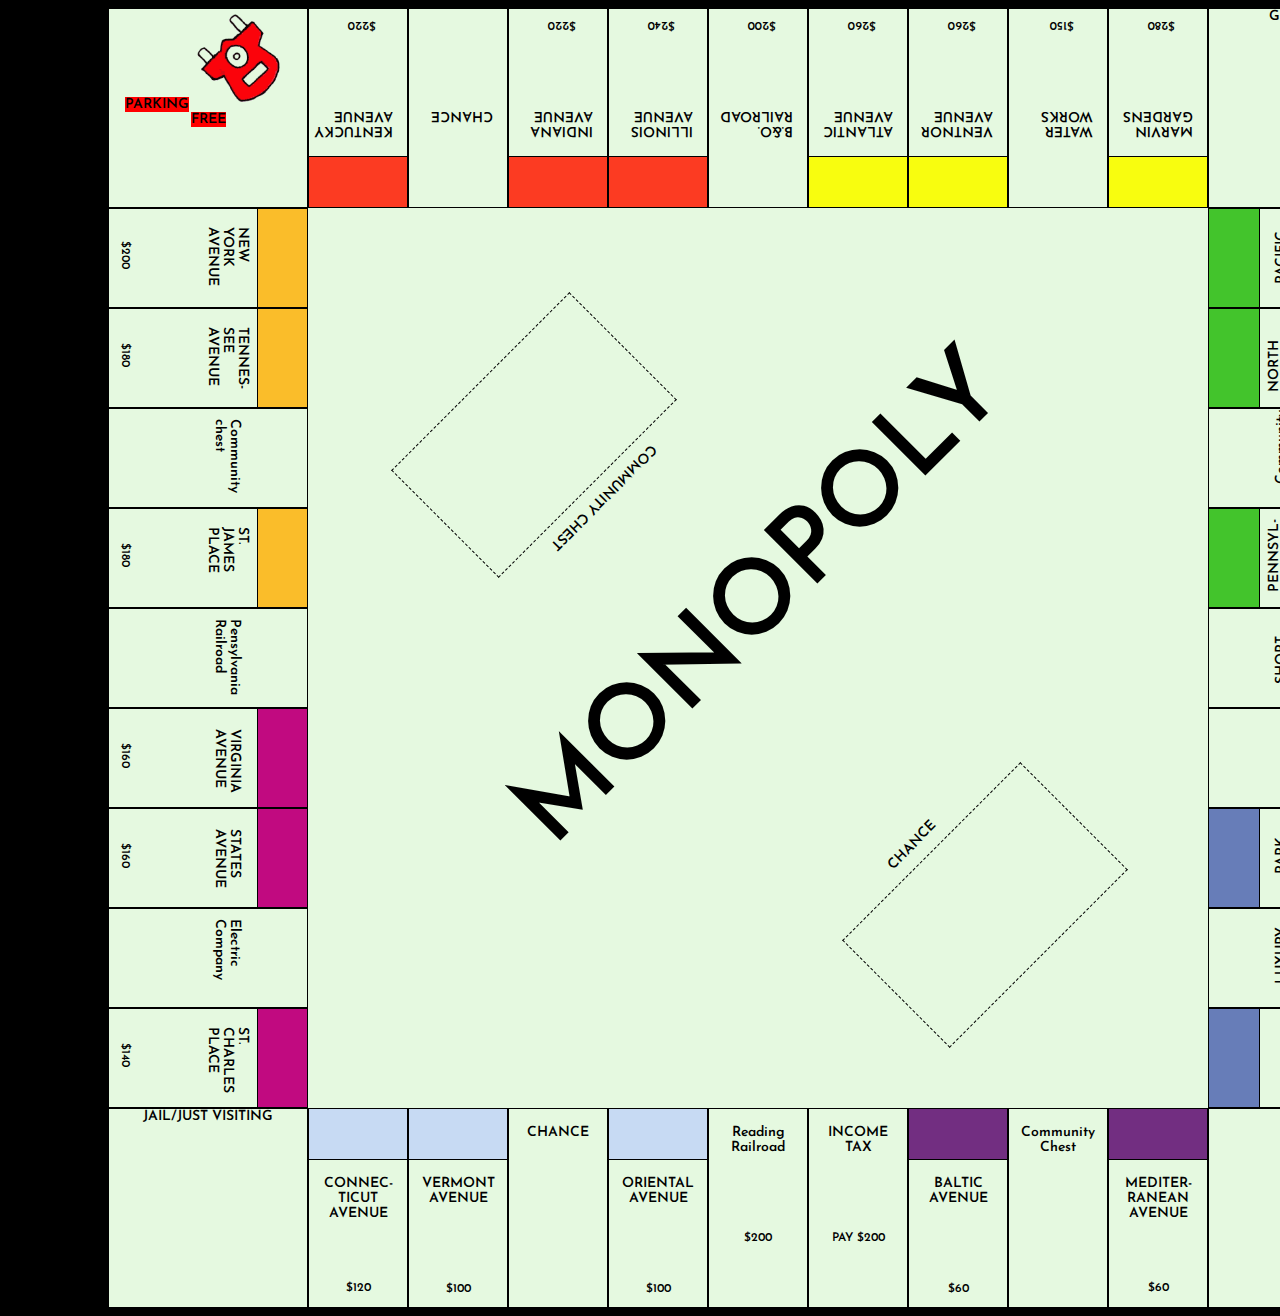
<file: Template/index.html>
<!DOCTYPE html>
<html >
	<head>
		<meta charset="UTF-8"/>
		<title>Html Monopoly</title>
		<link rel="stylesheet" href="css/style.css"></link>
		<style type="text/css">
			#RotateCornerText span
			{
				-webkit-transform:  rotate(140deg);
				-moz-transform:  rotate(140deg);
				-o-transform:  rotate(140deg);
				writing-mode: lr-tb;
				background-color:red;
			}
		</style>
	</head>
	<body>
		<link href='http://fonts.googleapis.com/css?family=Josefin+Sans&subset=latin,latin-ext' rel='stylesheet' type='text/css'/>
		<div class="board">
			<div class="col left">
				<div id="RotateCornerText" class="corner">
					<span>PARKING</span>
					<img src="img/freeparking.gif" width="50%" height="50%"/>
					<span>FREE </span>
				</div>
				<div class="space">
					<div class="color group4">
						<div class="title2 clock">NEW YORK AVENUE</div>
						<div class="clock clockprice">$200</div>
						<div id="community"></div>
						<div id="communitytext">COMMUNITY CHEST</div>
					</div>
				</div>
				<div class="space">
					<div class="color group4">
						<div class="title2 clock">TENNES-SEE AVENUE</div>
						<div class="clock clockprice">$180</div>
					</div>
				</div>
				<div class="space">
					<div class="group4">
						<div class="title2 clock">Community chest</div>
					</div>
				</div>
				<div class="space">
					<div class="color group4">
						<div class="title2 clock">ST. JAMES PLACE</div>
						<div class="clock clockprice">$180</div>
					</div>
				</div>
				<div class="space">
					<div class="group4">
						<div class="title2 clock">Pensylvania Railroad</div>
					</div>
				</div>
				<div class="space">
					<div class="color group3">
						<div class="title2 clock clockfix">VIRGINIA AVENUE</div>
						<div class="clock clockprice">$160</div>
					</div>
				</div>
				<div class="space">
					<div class="color group3">
						<div class="title2 clock clockfix">STATES AVENUE</div>
						<div class="clock clockprice">$160</div>
					</div>
				</div>
				<div class="space">
					<div class="group3">
						<div class="title2 clock">Electric Company</div>
					</div>
				</div>
				<div class="space">
					<div class="color group3">
						<div class="title2 clock">ST. CHARLES PLACE</div>
						<div class="clock clockprice">$140</div>
					</div>
				</div>
				<div class="corner">
					JAIL/JUST VISITING
				</div>
			</div>
			<div class="fix">
				<div class="row top">
					<div class="space2">
						<div class="title2 upside">KENTUCKY AVENUE</div>
						<div class="upside upsideprice">$220</div>
						<div class="color group5"></div>
					</div>
					<div class="space2">
						<div class="title2 upside">CHANCE</div>
					</div>
					<div class="space2">
						<div class="title2 upside">INDIANA AVENUE</div>
						<div class="upside upsideprice">$220</div>
						<div class="color group5"></div>
					</div>
					<div class="space2">
						<div class="title2 upside">ILLINOIS AVENUE</div>
						<div class="upside upsideprice">$240</div>
						<div class="color group5"></div>
					</div>
					<div class="space2">
						<div class="title2 upside">B.&O. RAILROAD</div>
						<div class="upside upsideprice">$200</div>
						<div class="group5"></div>
					</div>
					<div class="space2">
						<div class="title2 upside">ATLANTIC AVENUE</div>
						<div class="upside upsideprice">$260</div>
						<div class="color group6"></div>
					</div>
					<div class="space2">
						<div class="title2 upside">VENTNOR AVENUE</div>
						<div class="upside upsideprice">$260</div>
						<div class="color group6"></div>
					</div>
					<div class="space2">
						<div class="title2 upside">WATER WORKS</div>
						<div class="upside upsideprice">$150</div>
						<div class="group6"></div>
					</div>
					<div class="space2">
						<div class="title2 upside">MARVIN GARDENS</div>
						<div class="upside upsideprice">$280</div>
						<div class="color group6"></div>
					</div>
				</div>
				<div class="row bottom">
					<div class="space2">
						<div class="color group2"></div>
						<div class="title">CONNEC-TICUT AVENUE</div>
						<div class="price">$120</div>
					</div>
					<div class="space2">
						<div class="color group2"></div>
						<div class="title">VERMONT AVENUE</div>
						<div class="price2">$100</div>
					</div>
					<div class="space2">
						<div class="group2"></div>
						<div class="title">CHANCE</div>
					</div>
					<div class="space2">
						<div class="color group2"></div>
						<div class="title">ORIENTAL AVENUE</div>
						<div class="price2">$100</div>
					</div>
					<div class="space2">
						<div class="group2"></div>
						<div class="title">Reading Railroad</div>
						<div class="price2">$200</div>
					</div>
					<div class="space2">
						<div class="group1"></div>
						<div class="title">INCOME TAX</div>
						<div class="price2">PAY $200</div>
					</div>
					<div class="space2">
						<div class="color group1"></div>
						<div class="title">BALTIC AVENUE</div>
						<div class="price2">$60</div>
					</div>
					<div class="space2">
						<div class="group1"></div>
						<div class="title">Community Chest</div>
					</div>
					<div class="space2">
						<div class="color group1"></div>
						<div class="title">MEDITER-RANEAN AVENUE</div>
						<div class="price">$60</div>
					</div>
				</div>
			</div>
			<div class="col right">
				<div class="corner">
					GO TO JAIL
				</div>
				<div class="space">
					<div class="color group7">
						<div class="title2 counter">PACIFIC AVENUE</div>
						<div class="counter counterprice">$300</div>
					</div>
				</div>
				<div class="space">
					<div class="color group7">
						<div class="title2 counter">NORTH CAROLINA AVENUE</div>
						<div class="counter counterprice">$300</div>
					</div>
				</div>
				<div class="space">
					<div class="group7">
						<div class="title2 counter">Community Chest</div>
					</div>
				</div>
				<div class="space">
					<div class="color group7">
						<div class="title2 counter">PENNSYL-VANIA AVENUE</div>
						<div class="counter counterprice">$320</div>
					</div>
				</div>
				<div class="space">
					<div class="group7">
						<div class="title2 counter">SHORT LINE</div>
						<div class="counter counterprice">$200</div>
					</div>
				</div>
				<div class="space">
					<div class="group8">
						<div class="title2 counter">CHANCE</div>
					</div>
				</div>
				<div class="space">
					<div class="color group8">
						<div class="title2 counter" id="park">PARK PLACE</div>
						<div class="counter counterprice">$350</div>
					</div>
				</div>
				<div class="space">
					<div class="group8">
						<div class="title2 counter">LUXURY TAX</div>
						<div class="counter counterprice">PAY $100</div>
					</div>
				</div>
				<div class="space">
					<div class="color group8">
						<div class="title2 counter" id="boardwalk">BOARDWALK</div>
						<div class="counter counterprice">$400</div>
						<div id="chance"></div>
						<div id="chancetext">CHANCE</div>
						<div id="titletext">MONOPOLY</div>
					</div>
				</div>
				<div class="corner">
        GO
    </div>
			</div>
		</div>
	</body>
</html>
</file>
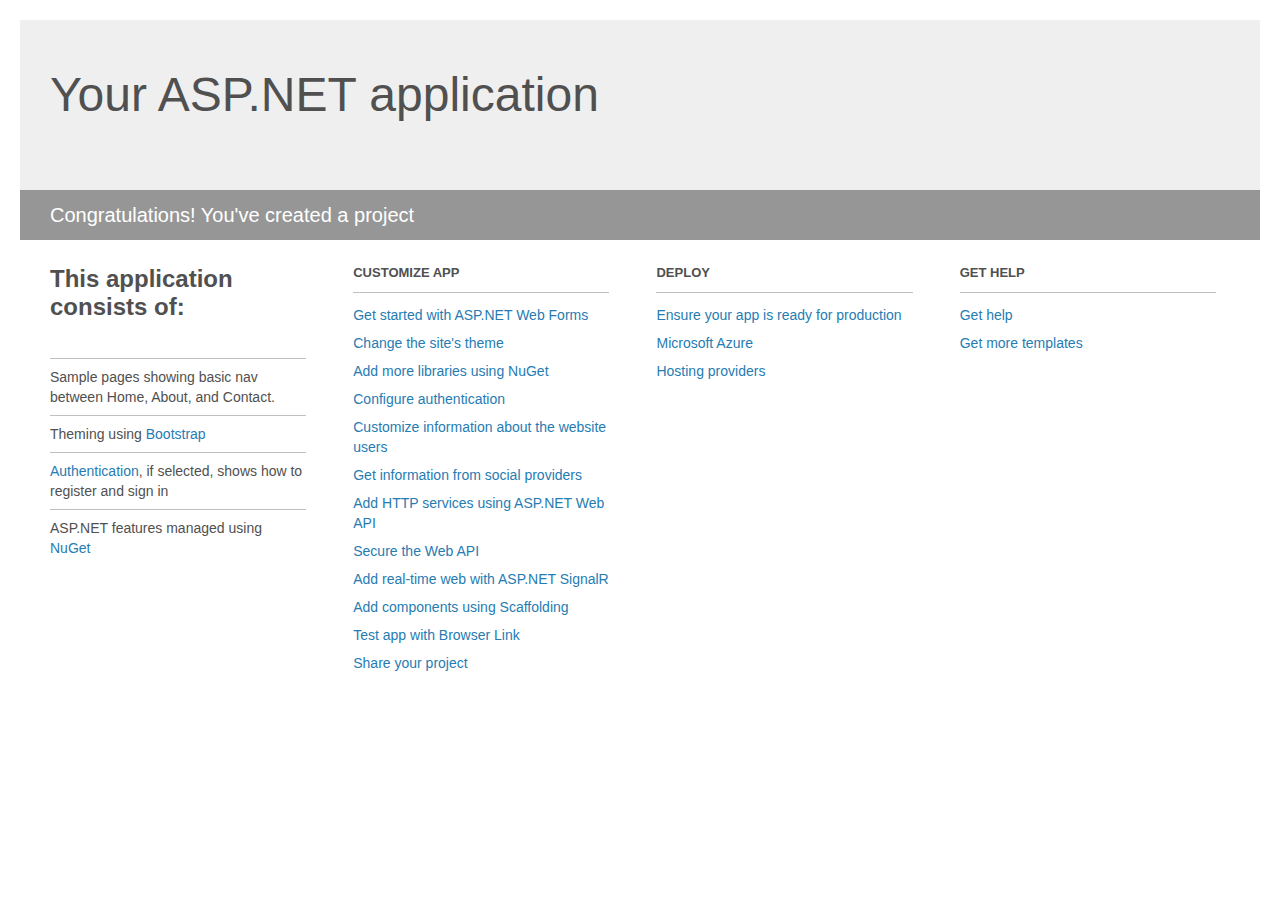
<file: MonopolyWeb/Project_Readme.html>
﻿<!DOCTYPE html>
<html lang="en">
<head>
    <meta charset="utf-8" />
    <title>Your ASP.NET application</title>
    <style>
        body {
            background: #fff;
            color: #505050;
            font: 14px 'Segoe UI', tahoma, arial, helvetica, sans-serif;
            margin: 20px;
            padding: 0;
        }

        #header {
            background: #efefef;
            padding: 0;
        }

        h1 {
            font-size: 48px;
            font-weight: normal;
            margin: 0;
            padding: 0 30px;
            line-height: 150px;
        }

        p {
            font-size: 20px;
            color: #fff;
            background: #969696;
            padding: 0 30px;
            line-height: 50px;
        }

        #main {
            padding: 5px 30px;
        }

        .section {
            width: 21.7%;
            float: left;
            margin: 0 0 0 4%;
        }

            .section h2 {
                font-size: 13px;
                text-transform: uppercase;
                margin: 0;
                border-bottom: 1px solid silver;
                padding-bottom: 12px;
                margin-bottom: 8px;
            }

            .section.first {
                margin-left: 0;
            }

                .section.first h2 {
                    font-size: 24px;
                    text-transform: none;
                    margin-bottom: 25px;
                    border: none;
                }

                .section.first li {
                    border-top: 1px solid silver;
                    padding: 8px 0;
                }

            .section.last {
                margin-right: 0;
            }

        ul {
            list-style: none;
            padding: 0;
            margin: 0;
            line-height: 20px;
        }

        li {
            padding: 4px 0;
        }

        a {
            color: #267cb2;
            text-decoration: none;
        }

            a:hover {
                text-decoration: underline;
            }
    </style>
</head>
<body>

    <div id="header">
        <h1>Your ASP.NET application</h1>
        <p>Congratulations! You've created a project</p>
    </div>

    <div id="main">
        <div class="section first">
            <h2>This application consists of:</h2>
            <ul>
                <li>Sample pages showing basic nav between Home, About, and Contact.</li>
                <li>Theming using <a href="http://go.microsoft.com/fwlink/?LinkID=615519">Bootstrap</a></li>
                <li><a href="http://go.microsoft.com/fwlink/?LinkID=615520">Authentication</a>, if selected, shows how to register and sign in</li>
                <li>ASP.NET features managed using <a href="http://go.microsoft.com/fwlink/?LinkID=615521">NuGet</a></li>
            </ul>
        </div>

        <div class="section">
            <h2>Customize app</h2>
            <ul>
                <li><a href="http://go.microsoft.com/fwlink/?LinkID=615522">Get started with ASP.NET Web Forms</a></li>
                <li><a href="http://go.microsoft.com/fwlink/?LinkID=615523">Change the site's theme</a></li>
                <li><a href="http://go.microsoft.com/fwlink/?LinkID=615524">Add more libraries using NuGet</a></li>
                <li><a href="http://go.microsoft.com/fwlink/?LinkID=615525">Configure authentication</a></li>
                <li><a href="http://go.microsoft.com/fwlink/?LinkID=615526">Customize information about the website users</a></li>
                <li><a href="http://go.microsoft.com/fwlink/?LinkID=615527">Get information from social providers</a></li>
                <li><a href="http://go.microsoft.com/fwlink/?LinkID=615528">Add HTTP services using ASP.NET Web API</a></li>
                <li><a href="http://go.microsoft.com/fwlink/?LinkID=615529">Secure the Web API</a></li>
                <li><a href="http://go.microsoft.com/fwlink/?LinkID=615530">Add real-time web with ASP.NET SignalR</a></li>
                <li><a href="http://go.microsoft.com/fwlink/?LinkID=615531">Add components using Scaffolding</a></li>
                <li><a href="http://go.microsoft.com/fwlink/?LinkID=615532">Test app with Browser Link</a></li>
                <li><a href="http://go.microsoft.com/fwlink/?LinkID=615533">Share your project</a></li>
            </ul>
        </div>

        <div class="section">
            <h2>Deploy</h2>
            <ul>
                <li><a href="http://go.microsoft.com/fwlink/?LinkID=615534">Ensure your app is ready for production</a></li>
                <li><a href="http://go.microsoft.com/fwlink/?LinkID=615535">Microsoft Azure</a></li>
                <li><a href="http://go.microsoft.com/fwlink/?LinkID=615536">Hosting providers</a></li>
            </ul>
        </div>

        <div class="section last">
            <h2>Get help</h2>
            <ul>
                <li><a href="http://go.microsoft.com/fwlink/?LinkID=615537">Get help</a></li>
                <li><a href="http://go.microsoft.com/fwlink/?LinkID=615538">Get more templates</a></li>
            </ul>
        </div>
    </div>
</body>
</html>
</file>
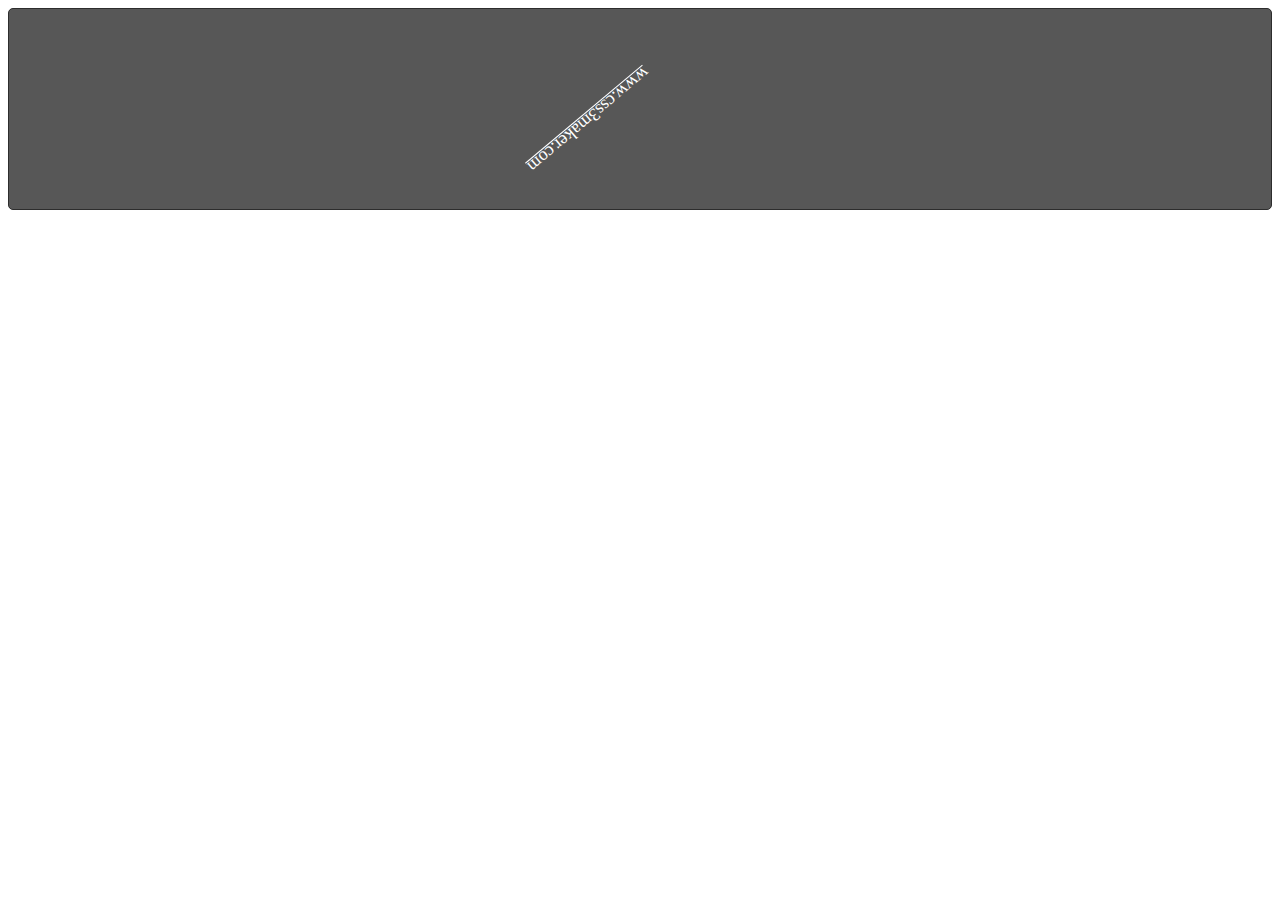
<file: Template/foo.html>
<!DOCTYPE html PUBLIC "-//W3C//DTD XHTML 1.0 Transitional//EN" "http://www.w3.org/TR/xhtml1/DTD/xhtml1-transitional.dtd">
<html
	xmlns="http://www.w3.org/1999/xhtml">
	<head>
		<meta http-equiv="Content-Type" content="text/html; charset=utf-8" />
		<title>www.css3maker.com</title>
		<style type="text/css">
body{ font-size:18px; color:#FFF; }
a { color:#FFF}
.classname { border:solid 1px #2d2d2d;  text-align:center; background:#575757; padding:100px 50px 100px 50px;  -moz-border-radius: 5px;  -webkit-border-radius: 5px; border-radius: 5px;}

/* =Your Generated css 
|||||||||||||||||||||||||||||||||||||||||||||||||||||||||||||||||||||||||||||||*/
.classname a{position:absolute; left:40%; -webkit-transform:  rotate(140deg);-moz-transform:  rotate(140deg);-o-transform:  rotate(140deg);writing-mode: lr-tb;}
/* End of Your Generated css 
|||||||||||||||||||||||||||||||||||||||||||||||||||||||||||||||||||||||||||||||*/
</style>
	</head>
	<body>
		<div class="classname">
			<a href="http://www.css3maker.com">www.css3maker.com</a>
		</div>
	</body>
</html>
</file>
<file: Template/css/style.css>
body {
  background-color: black;
  font-family: 'Josefin Sans';
  font-weight: 600;
  font-size: 14px;
  text-align: center;
}

div {
  background-color: #e5f9e0;
  color: black;
  margin:0;
  padding:0;
}

.board {
  background-color: lightblue;
  width: 1300px;
  height: 1300px;
  display: flex;
  flex-direction: row;
  margin-left: 100px;
}
.space {
  height: 98px;
  width: 198px;
  border: 1px solid black;
  background-color: #e5f9e0;
}
.corner {
  height: 198px;
  width: 198px;
  border: 1px solid black;
  background-color: #e5f9e0;
}
.row {
  display: flex;
  flex-direction: row;
  height: 200px;
}
.fix {
  display: flex;
  flex-direction: column;
}
.bottom {
  
}
.space2 {
  position: relative;
  width:98px;
  height: 198px;
  border: 1px solid black;
  background-color: #e5f9e0;
}
.bottom {
  margin-top: auto;
}

.left .space .color {
  width: 25%;
  height: 100%;
  margin-left: auto;
  border-left: 1px solid black;
}
.right .space .color {
  width: 25%;
  height: 100%;
  margin-right: auto;
  border-right: 1px solid black;
}
.top .space2 .color {
  width: 100%;
  height: 25%;
  margin-top: 147px;
  border-top: 1px solid black;
}
.bottom .space2 .color {
  width: 100%;
  height: 25%;
  border-bottom: 1px solid black;
}
.group1 {background-color: #722e81;}
.group2 {background-color: #c7daf3;}
.group3 {background-color: #c10a80;position:relative;}
.group4 {background-color: #fabd2a;position:relative;}
.group5 {background-color: #fc3b22;position:relative;}
.group6 {background-color: #f8fd0f;position:relative;}
.group7 {background-color: #43c42c;position:relative;}
.group8 {background-color: #677db8;position:relative;}

.title {
  padding: 16PX 5PX;
}
.title2 {
  text-align: center;
}
.price {
  font-size: 0.85em;
  margin-top: 45px;
}
.price2 {
  font-size: 0.85em;
  margin-top: 61px;
}
.counter {
 width: 0px;
 left: 80px;
  top: 60px;
  position: absolute;
  -webkit-transform: rotate(-90deg);
-moz-transform: rotate(-90deg);
-ms-transform: rotate(-90deg);
-o-transform: rotate(-90deg);
filter: progid:DXImageTransform.Microsoft.BasicImage(rotation=3);
}
.counterprice {
  font-size: 0.85em;
  left: 140px;
  top: 40px;
  width: 85px;
}
.clock {
   width: 0px;
 right: 80px;
  top: -5px;
  position: absolute;
  -webkit-transform: rotate(90deg);
-moz-transform: rotate(90deg);
-ms-transform: rotate(90deg);
-o-transform: rotate(90deg);
filter: progid:DXImageTransform.Microsoft.BasicImage(rotation=1);
}
.clockfix {top:5px;}
.clockprice {
  font-size: 0.85em;
  left: -176px;
  top: 40px;
  width: 85px;
}
.upside {
  width:0;
  top: 99px;
  left: 84px;
  font-size:14px;
  position: absolute;
  -webkit-transform: rotate(180deg);
-moz-transform: rotate(180deg);
-ms-transform: rotate(180deg);
-o-transform: rotate(180deg);
filter: progid:DXImageTransform.Microsoft.BasicImage(rotation=2);
}
.upsideprice {
  font-size: 0.85em;
  left: 10px;
  top: 10px;
  width: 85px;
}
#park {
  top: 50px;
}
#boardwalk {
  top:84px;
}

#chance {
  border: 1px dashed black;
  width:250px;
  height:150px;
  top: -180px;
  left: -350px;
  font-size:14px;
  position: absolute;
  -webkit-transform: rotate(135deg);
-moz-transform: rotate(135deg);
-ms-transform: rotate(135deg);
-o-transform: rotate(135deg);
filter: progid:DXImageTransform.Microsoft.BasicImage(rotation=3.5);
}
#community {
  border: 1px dashed black;
  width:250px;
  height:150px;
  top: 150px;
  left: 150px;
  font-size:14px;
  position: absolute;
  -webkit-transform: rotate(135deg);
-moz-transform: rotate(135deg);
-ms-transform: rotate(135deg);
-o-transform: rotate(135deg);
filter: progid:DXImageTransform.Microsoft.BasicImage(rotation=3.5);
}
#communitytext {
  width:150px;
  height:15px;
  top: 280px;
  left: 270px;
  font-size:14px;
  position: absolute;
  -webkit-transform: rotate(135deg);
-moz-transform: rotate(135deg);
-ms-transform: rotate(135deg);
-o-transform: rotate(135deg);
filter: progid:DXImageTransform.Microsoft.BasicImage(rotation=3.5);
}
#chancetext {
  width:100px;
  height:20px;
  top: -172px;
  left: -345px;
  font-size:14px;
  position: absolute;
  -webkit-transform: rotate(-45deg);
-moz-transform: rotate(-45deg);
-ms-transform: rotate(-45deg);
-o-transform: rotate(-45deg);
filter: progid:DXImageTransform.Microsoft.BasicImage(rotation=3.5);
}
#titletext {
  width:200px;
  height:100px;
  font-size: 25px;
  top: -302px;
  left: -705px;
  font-size:104px;
  position: absolute;
  -webkit-transform: rotate(-45deg);
-moz-transform: rotate(-45deg);
-ms-transform: rotate(-45deg);
-o-transform: rotate(-45deg);
filter: progid:DXImageTransform.Microsoft.BasicImage(rotation=3.5);
}
</file>
